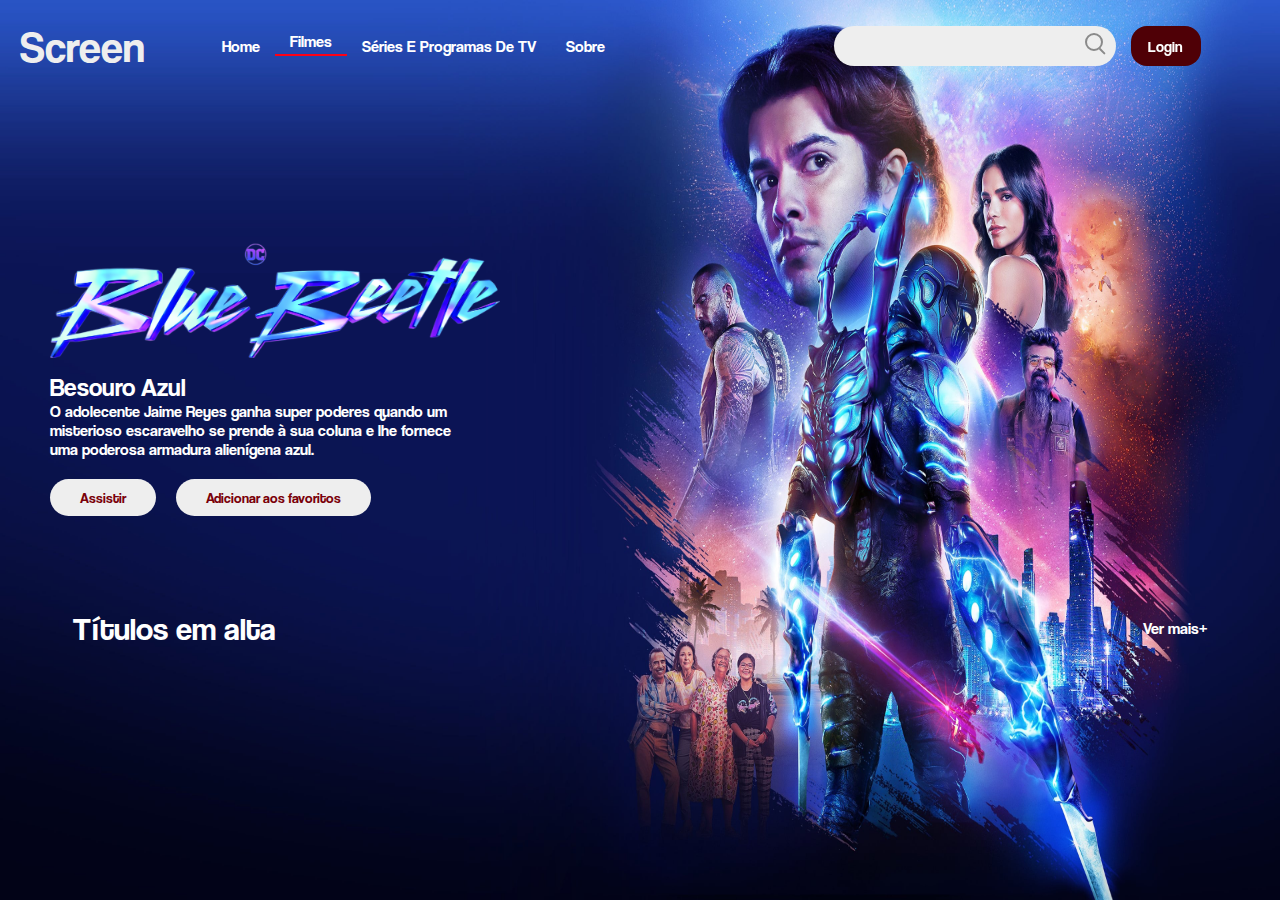
<file: pages/filmes/index.html>
<!DOCTYPE html>
<html lang="en">
<head>
    <meta charset="UTF-8">
    <meta name="viewport" content="width=device-width, initial-scale=1.0">
    <title>Filmes - Screen</title>
    <link rel="stylesheet" href="../../css/base.css">
    <link rel="stylesheet" href="../../css/cabecalho.css">
    <link rel="stylesheet" href="../../css/cards.css">
    <link rel="stylesheet" href="../../css/filmes.css">

</head>
<body class="body" style="background-image: url('../../img/poster_filmes.jpg'); background-size: 100% 100vh;">
  
    <header class="cabecalho">
        <p class="cabecalho__titulo">Screen</p>
        <ul>
          <li><a href="../../index.html">home</a></li>
          <li style="margin-top: -5px; border-bottom: 2px solid #ff0015;"><a href="pages/filmes.html">filmes</a></li>
          <li><a href="../series/">séries e programas de TV</a></li>
          <li><a href="pages/sobre.html">sobre</a></li>
        </ul>
        <div class="pesquisa">
          <div class="cabecalho__pesquisa">
            <input type="text" class="cabecalho__pesquisa-input"/>
            <a href="#search_result">
            <span class="cabecalho__pesquisa-lupa">
              <img src="../../img/search-icon.svg" alt=""/>
            </span></a>
          </div>
          <div class="usuario">
            <div id="exit_user">
              <img src="../../img/exit_white.png" alt="" width="27px"><span>Sair da conta</span>
            </div>
            <div>
              <img src="../../img/Star.svg" style="rotate: 0deg;" alt="" width="27px"><span>Favoritos</span>
            </div>
          </div>
        </div>
      </header>

      <div class="filmAlert">
        <img src="../../img/besouro azul.png" alt="" width="450">
        <p class="name">Besouro Azul</p>
        <p class="descricao">O adolecente Jaime Reyes ganha super poderes quando um misterioso escaravelho se prende à sua coluna e lhe fornece uma poderosa armadura alienígena azul.</p>
        <div class="buttons">
          <button>Assistir</button>
          <button>Adicionar aos favoritos</button>
        </div>
      </div>

      <div class="pesquisaDeFilmes">
        <div class="title">
          <p id="search_result" class="populares search_result">Resultados da pesquisa</p>
        </div>  
        <section class="filmesDaPesquisa"></section>
      </div>

      <div class="filmes">
        <div class="title">
          <p class="populares">Títulos em alta</p><a href="#" class="verMais">Ver mais+</a>
        </div>
        <section id="filmes"></section>
      </div>


      <script src="../../js/usuario.js"></script>
      <script src="pesquisa.js"></script>
</body>
</html>
</file>
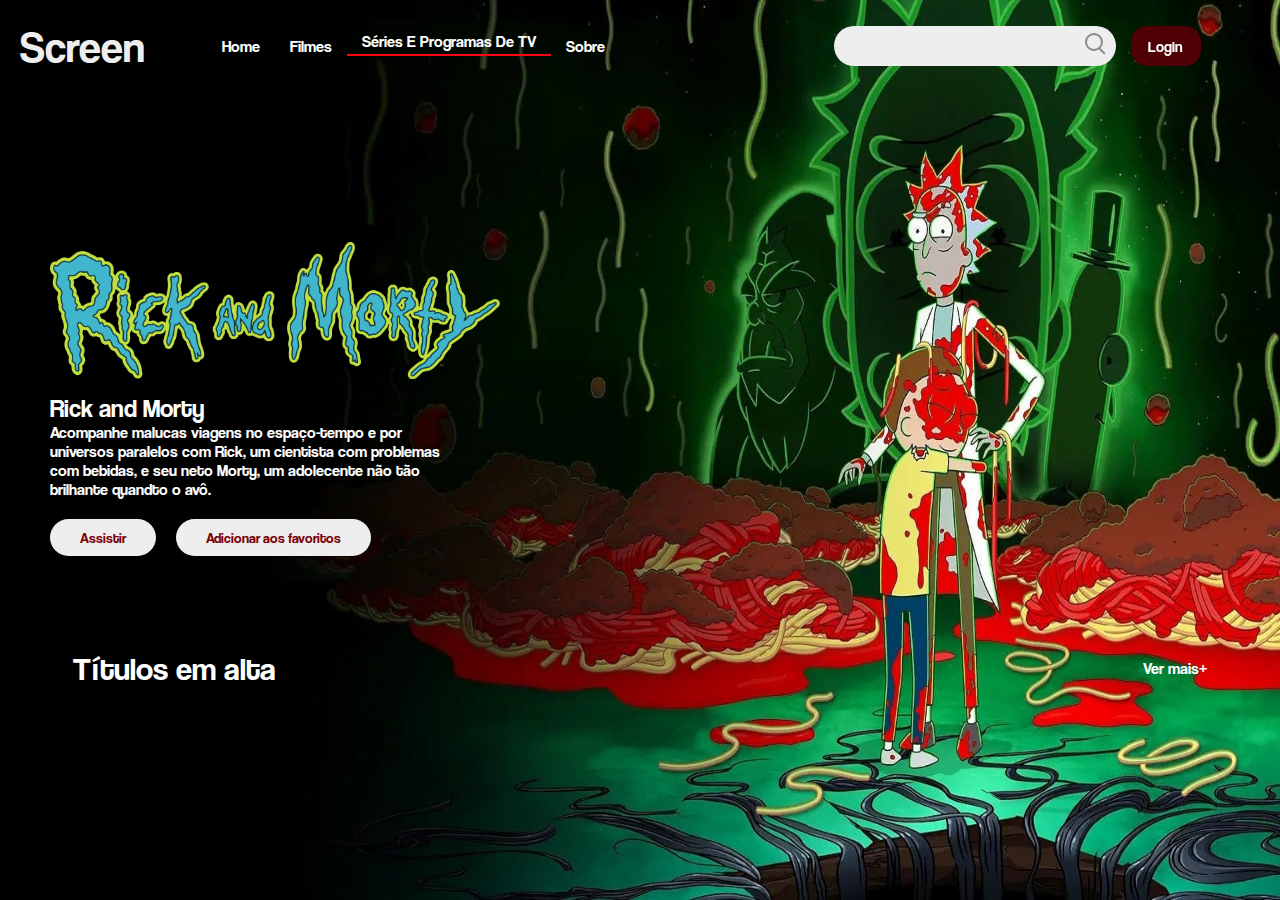
<file: pages/series/index.html>
<!DOCTYPE html>
<html lang="en">
<head>
    <meta charset="UTF-8">
    <meta name="viewport" content="width=device-width, initial-scale=1.0">
    <title>Filmes - Screen</title>
    <link rel="stylesheet" href="../../css/base.css">
    <link rel="stylesheet" href="../../css/cabecalho.css">
    <link rel="stylesheet" href="../../css/cards.css">
    <link rel="stylesheet" href="../../css/filmes.css">

</head>
<body class="body" style="background-image: url('../../img/poster_series.jpg'); background-size: 100% 100vh;">
  
    <header class="cabecalho">
        <p class="cabecalho__titulo">Screen</p>
        <ul>
          <li><a href="../../index.html">home</a></li>
          <li><a href="../filmes/">filmes</a></li>
          <li style="margin-top: -5px; border-bottom: 2px solid #ff0015;"><a href="#">séries e programas de TV</a></li>
          <li><a href="pages/sobre.html">sobre</a></li>
        </ul>
        <div class="pesquisa">
          <div class="cabecalho__pesquisa">
            <input type="text" class="cabecalho__pesquisa-input"/>
            <a href="#search_result">
            <span class="cabecalho__pesquisa-lupa">
              <img src="../../img/search-icon.svg" alt=""/>
            </span></a>
          </div>
          <div class="usuario" style="color: white;">
            <div id="exit_user">
              <img src="../../img/exit_white.png" alt="" width="27px"><span>Sair da conta</span>
            </div>
            <div>
              <img src="../../img/Star.svg" style="rotate: 0deg;" alt="" width="27px"><span>Favoritos</span>
            </div>
          </div>
        </div>
      </header>

      <div class="filmAlert">
        <img src="../../img/Rick_and_Morty.png" alt="" width="450">
        <p class="name">Rick and Morty</p>
        <p class="descricao">Acompanhe malucas viagens no espaço-tempo e por universos paralelos com Rick, um cientista com problemas com bebidas, e seu neto Morty, um adolecente não tão brilhante quandto o avô.</p>
        <div class="buttons">
          <button>Assistir</button>
          <button>Adicionar aos favoritos</button>
        </div>
      </div>

      <div class="pesquisaDeFilmes">
        <div class="title">
          <p id="search_result" class="populares search_result">Resultados da pesquisa</p>
        </div>  
        <section class="filmesDaPesquisa"></section>
      </div>

      <div class="filmes">
        <div class="title">
          <p class="populares">Títulos em alta</p><a href="#" class="verMais">Ver mais+</a>
        </div>
        <section id="filmes"></section>
      </div>


      <script src="../../js/usuario.js"></script>
      <script src="pesquisa.js"></script>
</body>
</html>
</file>
<file: css/base.css>
@font-face {
    font-family: 'Coolvetica';
    src: url(font/coolvetica\ rg.otf);
}



*

{
    padding: 0;
    margin: 0;
    box-sizing: border-box;
    font-family: 'Coolvetica', Arial, Helvetica, sans-serif;
    
}


body {
    background: url(../img/POSTER.jpg);
    background-size: 100% 100vh;
    background-position: calc(100% + 130px);
    background-attachment: fixed;
    min-height: 100vh;
    max-height: 100vh;
    /* box-shadow: inset 20vw -50px 40px #270100; */
    transition:  .3s all ease;
}

.user

{
    font-size: 15px;
    color: white;
    text-align: center;
    margin: 10px;
    cursor: pointer;
    display: flex;
    align-items: center;
}

.user img

{
    transition: .1s ease-in;
    padding: 5px;
    width: 25px;
    height: 18px;
}

.user img:hover

{
    scale: 1.2;
}





.usuario

{
    display: none;
    align-items: center;
    position: fixed;
    left: 86.5%;
    cursor: pointer;
    top: 5%;
    justify-content: center;
    flex-direction: column;
}

.usuario div{
    transition: .2s cubic-bezier(0.445, 0.05, 0.55, 0.95);
}

.usuario div:hover

{
    scale: 1.08;
    color: white;
}

.usuario div img

{
    margin: 10px;
    rotate: 180deg;
    width: 20px;
    height: 22px;
}

.usuarioMostrando

{
    display: flex;
    top: 8%;
}

.arrowRotate

{
    rotate: 180deg;
}

.usuario div

{
    display: flex;
    justify-content: center;
    align-items: center;
}
</file>
<file: css/cabecalho.css>
.pesquisa

{
    display: flex;
    padding: 2px;
    position: fixed;
    left: 65%;
}

.cabecalho {
    display: flex;
    justify-content: space-between;
    align-items: center;
    flex-wrap: wrap;
    width: 50%;
    padding: 20px 20px;
    top: 20px;
}

.cabecalho__titulo {
    font-size: clamp(32px, 2vh + 2vw, 54px);
    color: #eeeeee;
    cursor: pointer;
    font-family: 'Coolvetica', Arial, Helvetica, sans-serif;
}

.cabecalho__pesquisa {
    display: flex;
    align-items: center;
    justify-content: space-between;
    width: 22vw;
    height: 40px;
    min-width: 200px;
    padding: 0 10px;
    border-radius: 25px;
    background: #eeeeee;
}

.cabecalho__pesquisa-input {
    width: 95%;
    height: 100%;
    border: none;
    background: transparent;
    color: #000;
    font-size: 18px;
    font-weight: 500;
    transition: all ease;
    position: relative;
}

.sem_resultado

{
    position: fixed;
    top: 1%;
    color: red;
    display: none;
}
.cabecalho__pesquisa-input:focus {
    outline: none;
}

.cabecalho__pesquisa-lupa {
    width: 18.35px;
    height: 19.35px;
    flex-shrink: 0;
    cursor: pointer;
    pointer-events: pointer;
}


.login

{
    margin-left: 15px;
    font-size: 15px;
    font-family: Arial, Helvetica, sans-serif;
    background: #4F0006;
    border-radius: 16px;
    color: #fff;
    width: 70px;
    height: 40px;
    display: grid;
    place-content: center;
    text-align: center;
    border: none;
    cursor: pointer;
    transition: .3s cubic-bezier(0.19, 1, 0.22, 1);
}

.login:hover

{
    scale: 1.07;
    box-shadow: 0 0 0 red, 0 0 150px red;
}

@media screen and (min-width: 375px) and (max-width: 1024px) {
    .cabecalho {
        width: 90vw;
    }
    .cabecalho__pesquisa {
        width: 90%;
    }
}

ul

{
    list-style: none;
    display: flex;
}

ul li

{
    text-transform: capitalize;
    transition: .2s cubic-bezier(0.25, 0.46, 0.45, 0.94);
}

ul li a

{
    padding: 5px 15px;
}

ul li:hover

{
    border-bottom: 2px solid white;
    margin-top: -5px;
}
</file>
<file: css/cards.css>
.title

{
    width: 100%;
    display: flex;
    justify-content: space-between;
    align-items: center;
    font-family: 'Coolvetica', Arial, Helvetica, sans-serif;
    color: #fff;
    padding: 25px 3vw;
    margin-top: 90px;
}

a

{
    text-decoration: none;
    color: #fff;
}

.search_result

{
    opacity: 0;
}

.pesquisaDeFilmes

{
    display: flex;
    flex-direction: column;
}





.populares

{
    font-size: clamp(16px, 2vh + 2vw, 32px);
}


#filmes, .filmesDaPesquisa

{
    display: flex;
    flex-wrap: wrap;
    justify-content: center;
    transition: .5s cubic-bezier(0.175, 0.885, 0.32, 1.275);
}

.filmes

{
    margin-top: -170px;
    padding: 35px;
    padding-top: 0;
}

.pesquisaDeFilmes

{
    margin-top: -100px;
}

.cards {
    background: url(../img/POSTER.jpg);
    background-size: 170px 250px;
    width: 170px;
    height: 250px;
    border-radius: 8px;
}


.card

{
    width: 170px;
    height: 250px;
    margin: 50px 40px;
    transition: .3s cubic-bezier(0.19, 1, 0.22, 1);
}

.card:hover

{
    height: 310px;
    margin-top: -10px;

}
</file>
<file: css/filmes.css>
body

{
    background-attachment: center;
    background-position: center;
    background-size: 100% 100vh;
    background-repeat: no-repeat;
}

.filmAlert

{
    width: 40%;
    margin-top: 100px;
    padding: 50px;
    color: white;
}

.filmAlert .name

{
    font-size: clamp(17px, 2vh + 2vw, 25px);
    margin-top: 10px;
}

.buttons

{
    width: 100%;
    display: flex;
    flex-wrap: wrap;
}

.buttons button

{
    font-size: 14px;
    cursor: pointer;
    background: #eeeeee;
    color: #7a000a;
    border: none;
    padding: 10px 30px;
    margin: 20px;
    margin-left: 0;
    border-radius: 25px;
    font-family: 'Coolvetica', Arial, Helvetica, sans-serif;
}
</file>
